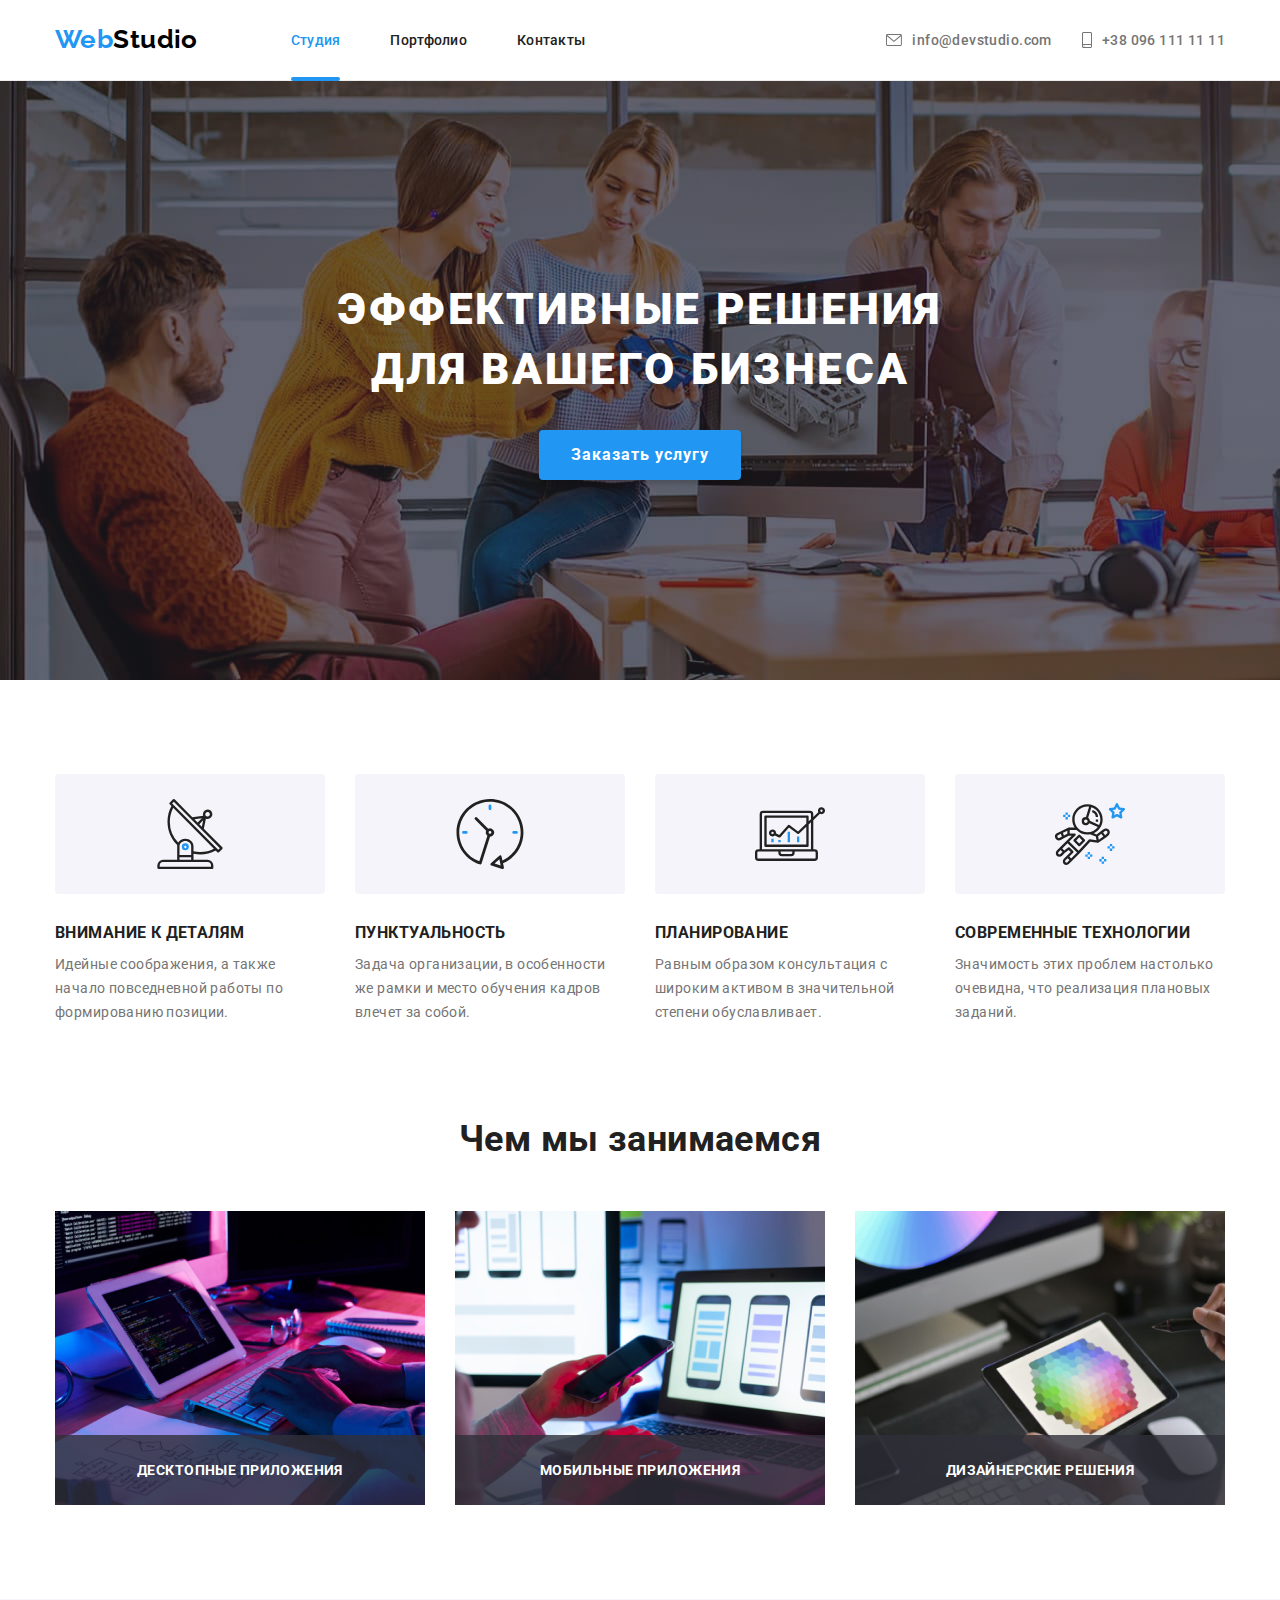
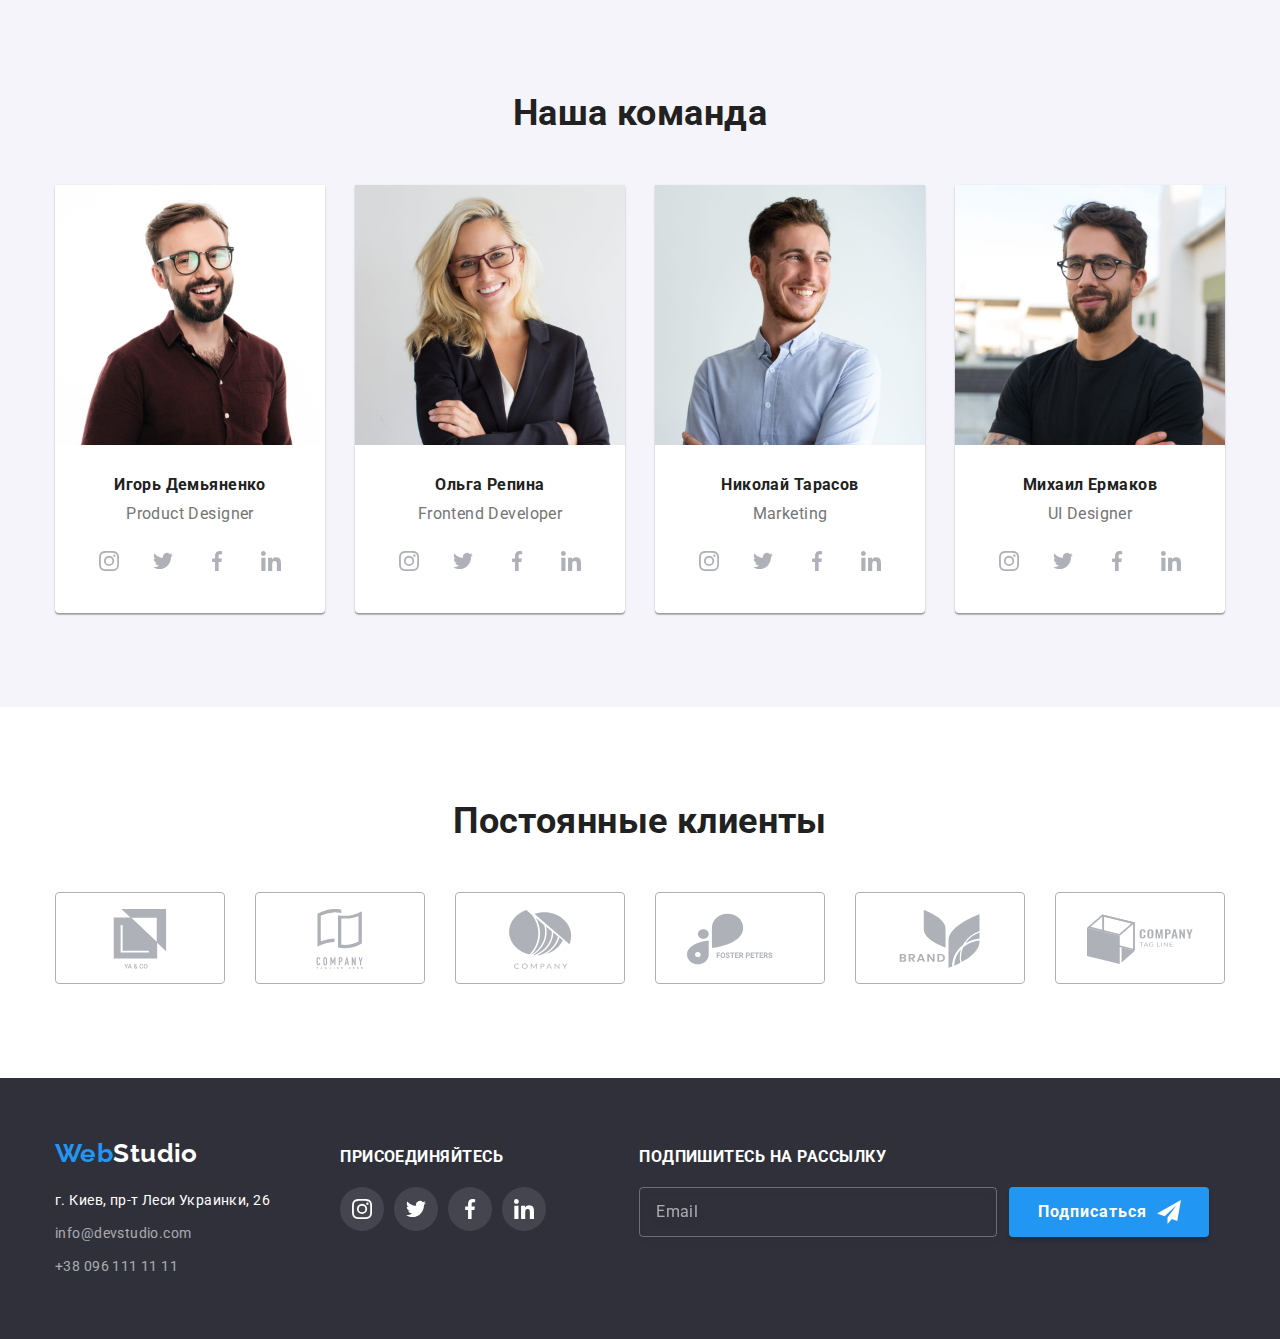
<file: index.html>
<!DOCTYPE html>
<html lang="ru">

<head>
    <meta charset="UTF-8">
    <meta http-equiv="X-UA-Compatible" content="IE=edge">
    <meta name="viewport" content="width=device-width, initial-scale=1.0">
    <title>Студия</title>
    <link rel="preconnect" href="https://fonts.gstatic.com">
    <link
        href="https://fonts.googleapis.com/css2?family=Raleway:wght@700&family=Roboto:wght@400;500;700;900&display=swap"
        rel="stylesheet">
    <link rel="stylesheet" href="./css/main.min.css">
</head>

<body>
    <header class="header">
        <div class="container">
            <nav class="header__nav">
                <a href="" class="logo logo--padding"><span class="logo__text">Web</span>Studio</a>
                <ul class="menu menu--margin">
                    <li class="menu__item">
                        <a href="./index.html" class="menu__link menu__link--position menu__link--color">Студия</a>
                    </li>
                    <li class="menu__item">
                        <a href="./portfolio.html" class="menu__link">Портфолио</a>
                    </li>
                    <li class="menu__item">
                        <a href="" class="menu__link">Контакты</a>
                    </li>
                </ul>
                <ul class="contacts contacts--margin">
                    <li class="contacts__item">
                        <a href="mailto:info@devstudio.com" class="contacts__link">
                            <svg class="contacts__icon" width="16" height="16">
                                <use href="./images/sprite.svg#envelope"></use>
                            </svg>
                            info@devstudio.com
                        </a>
                    </li>
                    <li class="contacts__item">
                        <a href="tel:+380961111111" class="contacts__link">
                            <svg class="contacts__icon" width="10" height="16">
                                <use href="./images/sprite.svg#smartphone"></use>
                            </svg>
                            +38 096 111 11 11
                        </a>
                    </li>
                </ul>
            </nav>
        </div>
    </header>
    <main>
        <section class="hero">
            <div class="container">
                <h1 class="hero__title">Эффективные решения для вашего бизнеса</h1>
                <button data-modal-open type="button" class="button button--hero">Заказать услугу</button>
            </div>
        </section>
        <section class="section">
            <div class="container">
                <h2 class="section__title section__title--hidden">Особенности</h2>
                <ul class="feature">
                    <li class="feature__item">
                        <div class="feature__svg">
                            <svg width="70" height="70">
                                <use href="./images/sprite.svg#antenna"></use>
                            </svg>
                        </div>
                        <h3 class="feature__title">Внимание к деталям</h3>
                        <p class="feature__paragraph">Идейные соображения, а также начало повседневной
                            работы по формированию позиции.</p>
                    </li>
                    <li class="feature__item">
                        <div class="feature__svg">
                            <svg width="70" height="70">
                                <use href="./images/sprite.svg#clock"></use>
                            </svg>
                        </div>
                        <h3 class="feature__title">Пунктуальность</h3>
                        <p class="feature__paragraph">Задача организации, в особенности же рамки и место
                            обучения кадров влечет за собой.</p>
                    </li>
                    <li class="feature__item">
                        <div class="feature__svg">
                            <svg width="70" height="70">
                                <use href="./images/sprite.svg#diagram"></use>
                            </svg>
                        </div>
                        <h3 class="feature__title">Планирование</h3>
                        <p class="feature__paragraph">Равным образом консультация с широким активом в
                            значительной степени обуславливает.</p>
                    </li>
                    <li class="feature__item">
                        <div class="feature__svg">
                            <svg width="70" height="70">
                                <use href="./images/sprite.svg#astronaut"></use>
                            </svg>
                        </div>
                        <h3 class="feature__title">Современные технологии</h3>
                        <p class="feature__paragraph">Значимость этих проблем настолько очевидна, что
                            реализация плановых заданий.</p>
                    </li>
                </ul>
            </div>
        </section>
        <section class="section section--nopaddingtop">
            <div class="container">
                <h2 class="section__title">Чем мы занимаемся</h2>
                <ul class="activity">
                    <li class="activity__item">
                        <img src="./images/box_1.jpg" alt="Product design and marketing" width="370">
                        <h3 class="activity__title">Десктопные приложения</h3>
                    </li>
                    <li class=" activity__item">
                        <img src="./images/box_2.jpg" alt="Frontend development" width="370">
                        <h3 class="activity__title">Мобильные приложения</h3>
                    </li>
                    <li class="activity__item">
                        <img src="./images/box_3.jpg" alt="UI Design" width="370">
                        <h3 class="activity__title">Дизайнерские решения</h3>
                    </li>
                </ul>
            </div>
        </section>
        <section class="section section--color">
            <div class="container">
                <h2 class="section__title">Наша команда</h2>
                <ul class="teams">
                    <li class="teams__item">
                        <div class="teams__img-block">
                            <img src="./images/person_1.jpg" alt="Игорь Демьяненко" width="270">
                        </div>
                        <div class="teams__content-block">
                            <h3 class="teams__item-title">Игорь Демьяненко</h3>
                            <p class="teams__item-text">Product Designer</p>
                            <ul class="social-icons">
                                <li class="social-icons__item">
                                    <a href="" class="social-icons__link">
                                        <svg class="social-icons__svg" width="20" height="20">
                                            <use href="./images/sprite.svg#instagram"></use>
                                        </svg>
                                    </a>
                                </li>
                                <li class="social-icons__item team__social-icons">
                                    <a href="" class="social-icons__link">
                                        <svg class="social-icons__svg" width="20" height="20">
                                            <use href="./images/sprite.svg#twitter"></use>
                                        </svg>
                                    </a>
                                </li>
                                <li class="social-icons__item team__social-icons">
                                    <a href="" class="social-icons__link">
                                        <svg class="social-icons__svg" width="20" height="20">
                                            <use href="./images/sprite.svg#facebook"></use>
                                        </svg>
                                    </a>
                                </li>
                                <li class="social-icons__item team__social-icons">
                                    <a href="" class="social-icons__link">
                                        <svg class="social-icons__svg" width="20" height="20">
                                            <use href="./images/sprite.svg#linkedin"></use>
                                        </svg>
                                    </a>
                                </li>
                            </ul>
                        </div>
                    </li>
                    <li class="teams__item">
                        <div class="teams__img-block">
                            <img src="./images/person_2.jpg" alt="Ольга Репина" width="270">
                        </div>
                        <div class="teams__content-block">
                            <h3 class="teams__item-title">Ольга Репина</h3>
                            <p class="teams__item-text">Frontend Developer</p>
                            <ul class="social-icons">
                                <li class="social-icons__item">
                                    <a href="" class="social-icons__link">
                                        <svg class="social-icons__svg" width="20" height="20">
                                            <use href="./images/sprite.svg#instagram"></use>
                                        </svg>
                                    </a>
                                </li>
                                <li class="social-icons__item team__social-icons">
                                    <a href="" class="social-icons__link">
                                        <svg class="social-icons__svg" width="20" height="20">
                                            <use href="./images/sprite.svg#twitter"></use>
                                        </svg>
                                    </a>
                                </li>
                                <li class="social-icons__item team__social-icons">
                                    <a href="" class="social-icons__link">
                                        <svg class="social-icons__svg" width="20" height="20">
                                            <use href="./images/sprite.svg#facebook"></use>
                                        </svg>
                                    </a>
                                </li>
                                <li class="social-icons__item team__social-icons">
                                    <a href="" class="social-icons__link">
                                        <svg class="social-icons__svg" width="20" height="20">
                                            <use href="./images/sprite.svg#linkedin"></use>
                                        </svg>
                                    </a>
                                </li>
                            </ul>
                        </div>
                    </li>
                    <li class="teams__item">
                        <div class="teams__img-block">
                            <img src="./images/person_3.jpg" alt="Николай Тарасов" width="270">
                        </div>
                        <div class="teams__content-block">
                            <h3 class="teams__item-title">Николай Тарасов</h3>
                            <p class="teams__item-text">Marketing</p>
                            <ul class="social-icons">
                                <li class="social-icons__item">
                                    <a href="" class="social-icons__link">
                                        <svg class="social-icons__svg" width="20" height="20">
                                            <use href="./images/sprite.svg#instagram"></use>
                                        </svg>
                                    </a>
                                </li>
                                <li class="social-icons__item team__social-icons">
                                    <a href="" class="social-icons__link">
                                        <svg class="social-icons__svg" width="20" height="20">
                                            <use href="./images/sprite.svg#twitter"></use>
                                        </svg>
                                    </a>
                                </li>
                                <li class="social-icons__item team__social-icons">
                                    <a href="" class="social-icons__link">
                                        <svg class="social-icons__svg" width="20" height="20">
                                            <use href="./images/sprite.svg#facebook"></use>
                                        </svg>
                                    </a>
                                </li>
                                <li class="social-icons__item team__social-icons">
                                    <a href="" class="social-icons__link">
                                        <svg class="social-icons__svg" width="20" height="20">
                                            <use href="./images/sprite.svg#linkedin"></use>
                                        </svg>
                                    </a>
                                </li>
                            </ul>
                        </div>
                    </li>
                    <li class="teams__item">
                        <div class="teams__img-block">
                            <img src="./images/person_4.jpg" alt="Михаил Ермаков" width="270">
                        </div>
                        <div class="teams__content-block">
                            <h3 class="teams__item-title">Михаил Ермаков</h3>
                            <p class="teams__item-text">UI Designer</p>
                            <ul class="social-icons">
                                <li class="social-icons__item">
                                    <a href="" class="social-icons__link">
                                        <svg class="social-icons__svg" width="20" height="20">
                                            <use href="./images/sprite.svg#instagram"></use>
                                        </svg>
                                    </a>
                                </li>
                                <li class="social-icons__item team__social-icons">
                                    <a href="" class="social-icons__link">
                                        <svg class="social-icons__svg" width="20" height="20">
                                            <use href="./images/sprite.svg#twitter"></use>
                                        </svg>
                                    </a>
                                </li>
                                <li class="social-icons__item team__social-icons">
                                    <a href="" class="social-icons__link">
                                        <svg class="social-icons__svg" width="20" height="20">
                                            <use href="./images/sprite.svg#facebook"></use>
                                        </svg>
                                    </a>
                                </li>
                                <li class="social-icons__item team__social-icons">
                                    <a href="" class="social-icons__link">
                                        <svg class="social-icons__svg" width="20" height="20">
                                            <use href="./images/sprite.svg#linkedin"></use>
                                        </svg>
                                    </a>
                                </li>
                            </ul>
                        </div>
                    </li>
                </ul>
            </div>
        </section>
        <section class="section">
            <div class="container">
                <h2 class="section__title">Постоянные клиенты</h2>
                <ul class="clients">
                    <li class="clients__item">
                        <a href="" class="clients__link">
                            <svg class="clients__icon" width="106" height="60">
                                <use href="./images/sprite.svg#icon1"></use>
                            </svg>
                        </a>
                    </li>
                    <li class="clients__item">
                        <a href="" class="clients__link">
                            <svg class="clients__icon" width="106" height="60">
                                <use href="./images/sprite.svg#icon2"></use>
                            </svg>
                        </a>
                    </li>
                    <li class="clients__item">
                        <a href="" class="clients__link">
                            <svg class="clients__icon" width="106" height="60">
                                <use href="./images/sprite.svg#icon3"></use>
                            </svg>
                        </a>
                    </li>
                    <li class="clients__item">
                        <a href="" class="clients__link">
                            <svg class="clients__icon" width="106" height="60">
                                <use href="./images/sprite.svg#icon4"></use>
                            </svg>
                        </a>
                    </li>
                    <li class="clients__item">
                        <a href="" class="clients__link">
                            <svg class="clients__icon" width="106" height="60">
                                <use href="./images/sprite.svg#icon5"></use>
                            </svg>
                        </a>
                    </li>
                    <li class="clients__item">
                        <a href="" class="clients__link">
                            <svg class="clients__icon" width="106" height="60">
                                <use href="./images/sprite.svg#icon6"></use>
                            </svg>
                        </a>
                    </li>
                </ul>
            </div>
        </section>
    </main>
    <footer class="footer">
        <div class="container">
            <div class="footer__wrap">
                <div class="footer__contacts-block">
                    <a href="" class="logo logo--mb-color"><span class="logo__text">Web</span>Studio</a>
                    <address class="address">
                        <ul class="address__list">
                            <li class="address__item">
                                <p>г. Киев, пр-т Леси Украинки, 26</p>
                            </li>
                            <li class="address__item address__item--mt">
                                <a href="mailto:info@devstudio.com" class="address__link">info@devstudio.com</a>
                            </li>
                            <li class="address__item address__item--mt">
                                <a href="tel:+380961111111" class="address__link">+38 096 111 11 11</a>
                            </li>
                        </ul>
                    </address>
                </div>
                <div class="footer__join-block">
                    <h3 class="footer__title">Присоединяйтесь</h3>
                    <ul class="social-icons social-icons--mt">
                        <li class="social-icons__item">
                            <a href="" class="social-icons__link social-icons__link--color">
                                <svg class="social-icons__svg" width="20" height="20">
                                    <use href="./images/sprite.svg#instagram"></use>
                                </svg>
                            </a>
                        </li>
                        <li class="social-icons__item social-icons__item--ml">
                            <a href="" class="social-icons__link social-icons__link--color">
                                <svg class="social-icons__svg" width="20" height="20">
                                    <use href="./images/sprite.svg#twitter"></use>
                                </svg>
                            </a>
                        </li>
                        <li class="social-icons__item social-icons__item--ml">
                            <a href="" class="social-icons__link social-icons__link--color">
                                <svg class="social-icons__svg" width="20" height="20">
                                    <use href="./images/sprite.svg#facebook"></use>
                                </svg>
                            </a>
                        </li>
                        <li class="social-icons__item social-icons__item--ml">
                            <a href="" class="social-icons__link social-icons__link--color">
                                <svg class="social-icons__svg" width="20" height="20">
                                    <use href="./images/sprite.svg#linkedin"></use>
                                </svg>
                            </a>
                        </li>
                    </ul>
                </div>
                <div class="footer__subscribe-block">
                    <h3 class="footer__title">Подпишитесь на рассылку</h3>
                    <form action="" method="GET" class="footer__form">
                        <input type="email" name="join-email" class="footer__form-input" placeholder="Email" required>
                        <button type="submit" class="button button--footer">Подписаться
                            <svg class="button__svg" width="24" height="24">
                                <use href="./images/icons.svg#icon-btn"></use>
                            </svg>
                        </button>
                    </form>
                </div>
            </div>
        </div>
    </footer>
    <!-- Modal -->
    <div class="modal is-hidden" data-modal="">
        <div class="modal__content">
            <button data-modal-close="" class="button-close">
                <svg class="button-close__svg">
                    <use href="./images/sprite.svg#close"></use>
                </svg>
            </button>
            <form name="form" class="modal__form">
                <p class="modal__form-title">Оставьте свои данные, мы вам перезвоним</p>
                <label class="modal__form-label">Имя
                    <span class="modal__form-wrap">
                        <input type="text" name="name" class="modal__form-input" required>
                        <svg class="modal__form-icon" width="18" height="18">
                            <use href="./images/icons.svg#icon-person-black"></use>
                        </svg>
                    </span>
                </label>
                <label class="modal__form-label">Телефон
                    <span class="modal__form-wrap">
                        <input type="tel" name="phone" class="modal__form-input" required>
                        <svg class="modal__form-icon" width="18" height="18">
                            <use href="./images/icons.svg#icon-phone-black"></use>
                        </svg>
                    </span>
                </label>
                <label class="modal__form-label">Почта
                    <span class="modal__form-wrap">
                        <input type="email" name="email" class="modal__form-input" required>
                        <svg class="modal__form-icon" width="18" height="18">
                            <use href="./images/icons.svg#icon-email-black"></use>
                        </svg>
                    </span>
                </label>
                <label class="modal__form-label modal__form-label--mb">Комментарий
                    <textarea name="comment-textarea" class="modal__form-textarea"
                        placeholder="Введите текст"></textarea>
                </label>
                <div class="modal__form-checkbox">
                    <input name="checkbox" type="checkbox" id="checkbox" class="modal__form-checkinput" required>
                    <label for="checkbox" class="modal__form-checklabel">
                        <svg class="modal__form-checkicon">
                            <use href="./images/icons.svg#icon-checkmark"></use>
                        </svg>
                        Соглашаюсь с рассылкой и принимаю <a href="" class="modal__form-link">Условия
                            договора</a>
                    </label>
                </div>
                <button type="submit" class="button button--modal">Отправить</button>
            </form>
        </div>
    </div>
    <script src="./js/modal.js"></script>
</body>

</html>
</file>
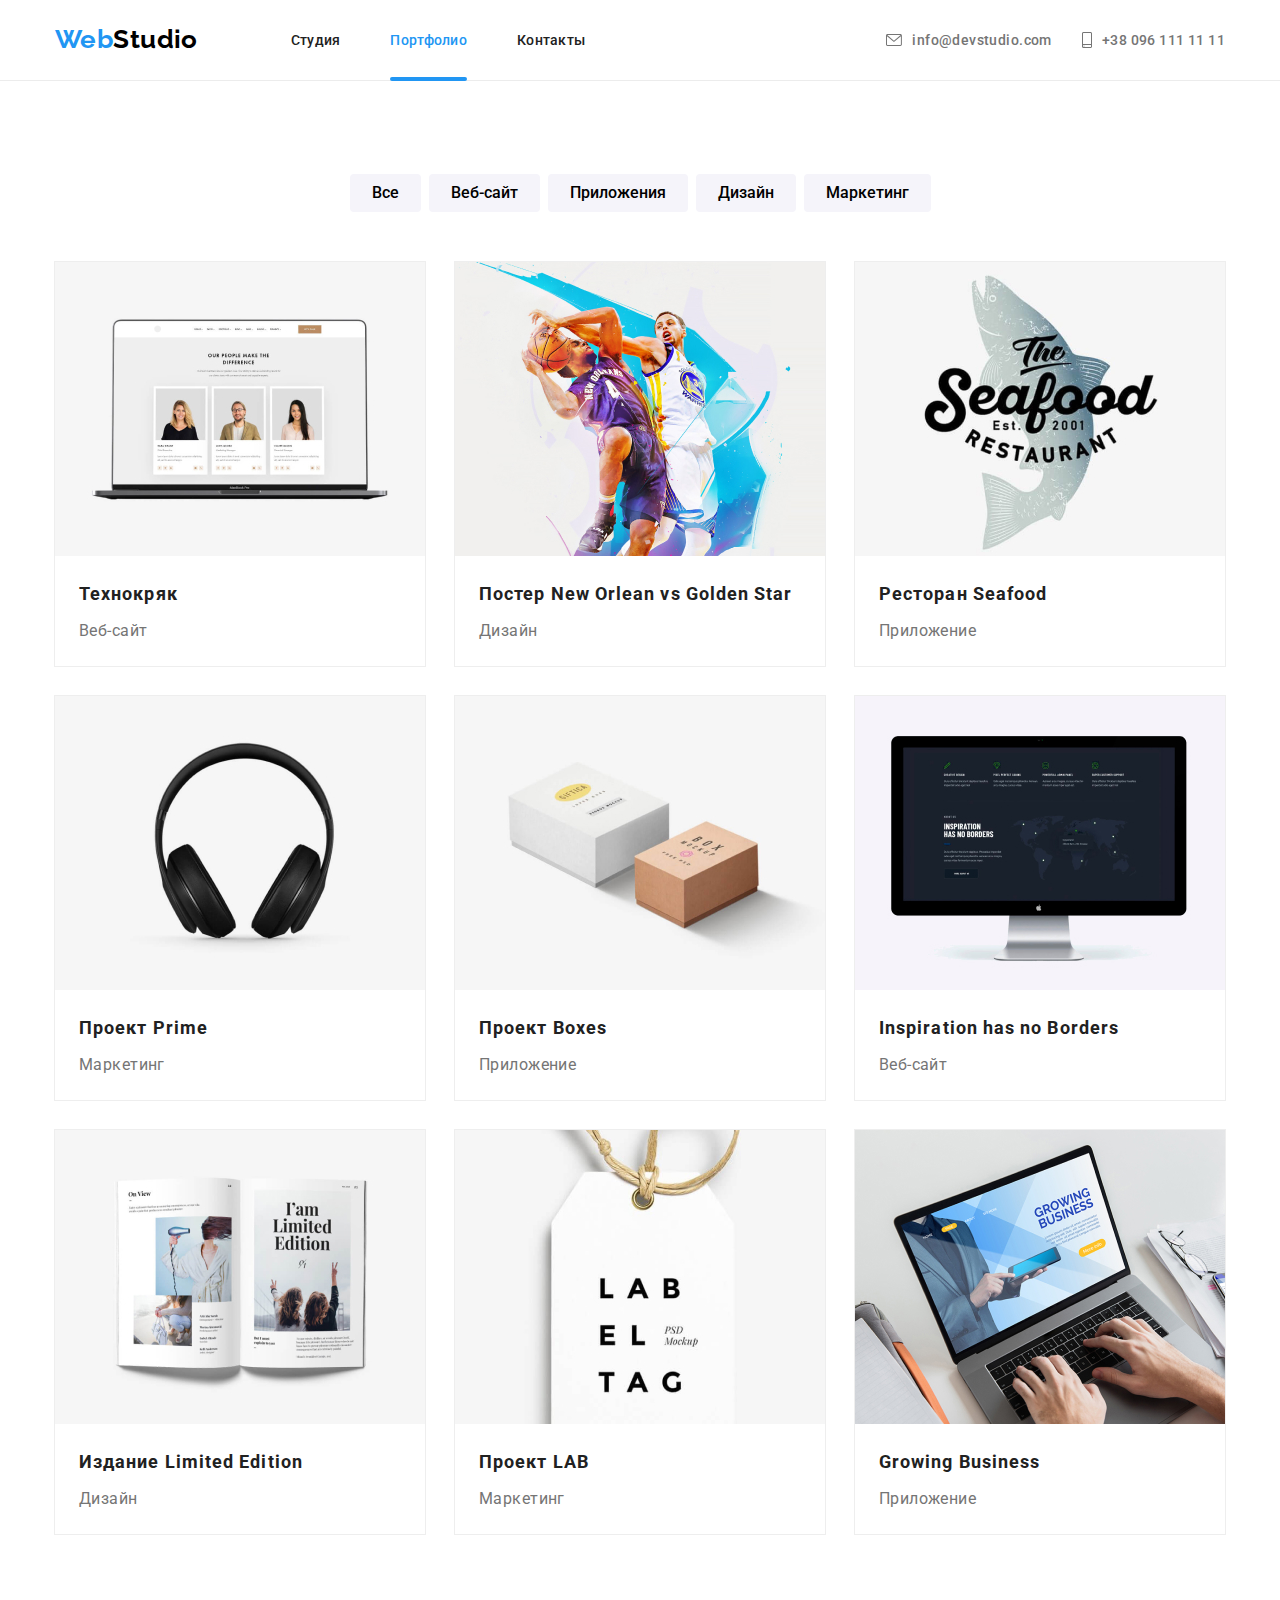
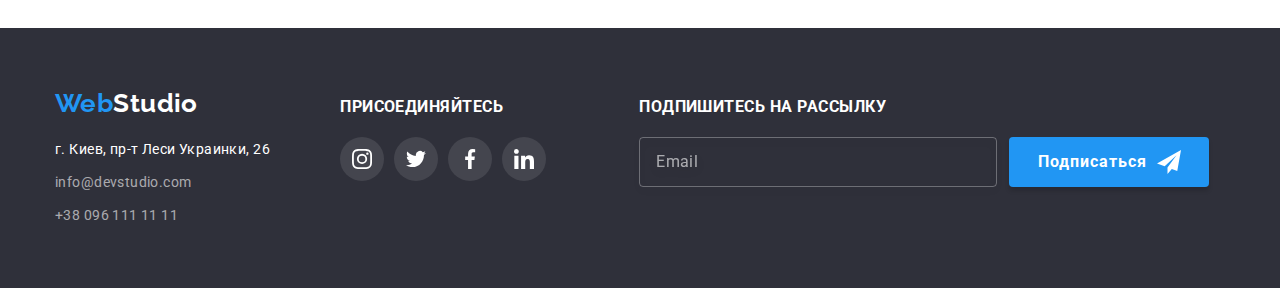
<file: portfolio.html>
<!DOCTYPE html>
<html lang="ru">

<head>
    <meta charset="UTF-8">
    <meta http-equiv="X-UA-Compatible" content="IE=edge">
    <meta name="viewport" content="width=device-width, initial-scale=1.0">
    <title>Портфолио</title>
    <link rel="preconnect" href="https://fonts.gstatic.com">
    <link
        href="https://fonts.googleapis.com/css2?family=Raleway:wght@700&family=Roboto:wght@400;500;700;900&display=swap"
        rel="stylesheet">
    <link rel="stylesheet" href="./css/main.min.css">
</head>

<body>
    <header class="header">
        <div class="container">
            <nav class="header__nav">
                <a href="" class="logo logo--padding"><span class="logo__text">Web</span>Studio</a>
                <ul class="menu menu--margin">
                    <li class="menu__item">
                        <a href="./index.html" class="menu__link">Студия</a>
                    </li>
                    <li class="menu__item">
                        <a href="./portfolio.html"
                            class="menu__link menu__link--position menu__link--color">Портфолио</a>
                    </li>
                    <li class="menu__item">
                        <a href="" class="menu__link">Контакты</a>
                    </li>
                </ul>
                <ul class="contacts contacts--margin">
                    <li class="contacts__item">
                        <a href="mailto:info@devstudio.com" class="contacts__link">
                            <svg class="contacts__icon" width="16" height="16">
                                <use href="./images/sprite.svg#envelope"></use>
                            </svg>
                            info@devstudio.com
                        </a>
                    </li>
                    <li class="contacts__item">
                        <a href="tel:+380961111111" class="contacts__link">
                            <svg class="contacts__icon" width="10" height="16">
                                <use href="./images/sprite.svg#smartphone"></use>
                            </svg>
                            +38 096 111 11 11
                        </a>
                    </li>
                </ul>
            </nav>
        </div>
    </header>
    <main>
        <section class="section">
            <div class="container">
                <h1 class="section__title section__title--hidden">Портфолио</h1>
                <ul class="btn-list">
                    <li class="btn-list__item btn-list__item--mr"><button type="button"
                            class="btn-list__button">Все</button></li>
                    <li class="btn-list__item btn-list__item--mr"><button type="button"
                            class="btn-list__button">Веб-сайт</button></li>
                    <li class="btn-list__item btn-list__item--mr"><button type="button"
                            class="btn-list__button">Приложения</button></li>
                    <li class="btn-list__item btn-list__item--mr"><button type="button"
                            class="btn-list__button">Дизайн</button></li>
                    <li class="btn-list__item"><button type="button" class="btn-list__button">Маркетинг</button></li>
                </ul>
                <ul class="cards-list">
                    <li class="cards-list__item">
                        <a class="cards-list__link" href="">
                            <div class="cards-list__img-block cards-list__img-block--overlay">
                                <img class="cards-list__img" src="./images/portfolio_1.jpg" alt="Technokryak"
                                    width="370">
                                <p class="cards-list__pop-up-text">Технокряк это современная площадка распространения
                                    коронавируса. Компании используют эту платформу для цифрового шпионажа и атак на
                                    защищённые сервера конкурентов.</p>
                            </div>
                            <div class="cards-list__content-block">
                                <h2 class="cards-list__title">Технокряк</h2>
                                <p class="cards-list__paragraph">Веб-сайт</p>
                            </div>
                        </a>
                    </li>
                    <li class="cards-list__item">
                        <a class="cards-list__link" href="">
                            <div class="cards-list__img-block cards-list__img-block--overlay">
                                <img class="cards-list__img" src="./images/portfolio_2.jpg"
                                    alt="Poster New Orlean vs Golden Star" width="370">
                                <p class="cards-list__pop-up-text">Технокряк это современная площадка распространения
                                    коронавируса. Компании используют эту платформу для цифрового шпионажа и атак на
                                    защищённые сервера конкурентов.</p>
                            </div>
                            <div class="cards-list__content-block">
                                <h2 class="cards-list__title">Постер New Orlean vs Golden Star</h2>
                                <p class="cards-list__paragraph">Дизайн</p>
                            </div>
                        </a>
                    </li>
                    <li class="cards-list__item">
                        <a href="" class="cards-list__link">
                            <div class="cards-list__img-block cards-list__img-block--overlay">
                                <img class="cards-list__img" src="./images/portfolio_3.jpg" alt="Restaurant Seafood"
                                    width="370">
                                <p class="cards-list__pop-up-text">Технокряк это современная площадка распространения
                                    коронавируса.
                                    Компании используют эту
                                    платформу для цифрового шпионажа и атак на защищённые сервера конкурентов.</p>
                            </div>
                            <div class="cards-list__content-block">
                                <h2 class="cards-list__title">Ресторан Seafood</h2>
                                <p class="cards-list__paragraph">Приложение</p>
                            </div>
                        </a>
                    </li>
                    <li class="cards-list__item">
                        <a href="" class="cards-list__link">
                            <div class="cards-list__img-block cards-list__img-block--overlay">
                                <img class="cards-list__img" src="./images/portfolio_4.jpg" alt="Project Prime"
                                    width="370">
                                <p class="cards-list__pop-up-text">Технокряк это современная площадка распространения
                                    коронавируса.
                                    Компании используют эту платформу для цифрового шпионажа и атак на защищённые
                                    сервера
                                    конкурентов.</p>
                            </div>
                            <div class="cards-list__content-block">
                                <h2 class="cards-list__title">Проект Prime</h2>
                                <p class="cards-list__paragraph">Маркетинг</p>
                            </div>
                        </a>
                    </li>
                    <li class="cards-list__item">
                        <a href="" class="cards-list__link">
                            <div class="cards-list__img-block cards-list__img-block--overlay">
                                <img class="cards-list__img" src="./images/portfolio_5.jpg" alt="Project Boxes"
                                    width="370">
                                <p class="cards-list__pop-up-text">Технокряк это современная площадка распространения
                                    коронавируса.
                                    Компании используют эту платформу для цифрового шпионажа и атак на защищённые
                                    сервера
                                    конкурентов.</p>
                            </div>
                            <div class="cards-list__content-block">
                                <h2 class="cards-list__title">Проект Boxes</h2>
                                <p class="cards-list__paragraph">Приложение</p>
                            </div>
                        </a>
                    </li>
                    <li class="cards-list__item">
                        <a href="" class="cards-list__link">
                            <div class="cards-list__img-block cards-list__img-block--overlay">
                                <img class="cards-list__img" src="./images/portfolio_6.jpg"
                                    alt="Inspiration has no Borders" width="370">
                                <p class="cards-list__pop-up-text">Технокряк это современная площадка распространения
                                    коронавируса.
                                    Компании используют эту
                                    платформу для цифрового шпионажа и атак на защищённые сервера конкурентов.</p>
                            </div>
                            <div class="cards-list__content-block">
                                <h2 class="cards-list__title">Inspiration has no Borders</h2>
                                <p class="cards-list__paragraph">Веб-сайт</p>
                            </div>
                        </a>
                    </li>
                    <li class="cards-list__item">
                        <a href="" class="cards-list__link">
                            <div class="cards-list__img-block cards-list__img-block--overlay">
                                <img class="cards-list__img" src="./images/portfolio_7.jpg"
                                    alt="Edition Limited Edition" width="370">
                                <p class="cards-list__pop-up-text">Технокряк это современная площадка распространения
                                    коронавируса.
                                    Компании используют эту
                                    платформу для цифрового шпионажа и атак на защищённые сервера конкурентов.</p>
                            </div>
                            <div class="cards-list__content-block">
                                <h2 class="cards-list__title">Издание Limited Edition</h2>
                                <p class="cards-list__paragraph">Дизайн</p>
                            </div>
                        </a>
                    </li>
                    <li class="cards-list__item">
                        <a href="" class="cards-list__link">
                            <div class="cards-list__img-block cards-list__img-block--overlay">
                                <img class="cards-list__img" src="./images/portfolio_8.jpg" alt="Project LAB"
                                    width="370">
                                <p class="cards-list__pop-up-text">Технокряк это современная площадка распространения
                                    коронавируса.
                                    Компании используют эту
                                    платформу для цифрового шпионажа и атак на защищённые сервера конкурентов.</p>
                            </div>
                            <div class="cards-list__content-block">
                                <h2 class="cards-list__title">Проект LAB</h2>
                                <p class="cards-list__paragraph">Маркетинг</p>
                            </div>
                        </a>
                    </li>
                    <li class="cards-list__item">
                        <a href="" class="cards-list__link">
                            <div class="cards-list__img-block cards-list__img-block--overlay">
                                <img class="cards-list__img" src="./images/portfolio_9.jpg" alt="Growing Business"
                                    width="370">
                                <p class="cards-list__pop-up-text">Технокряк это современная площадка распространения
                                    коронавируса.
                                    Компании используют эту
                                    платформу для цифрового шпионажа и атак на защищённые сервера конкурентов.</p>
                            </div>
                            <div class="cards-list__content-block">
                                <h2 class="cards-list__title">Growing Business</h2>
                                <p class="cards-list__paragraph">Приложение</p>
                            </div>
                        </a>
                    </li>
                </ul>
            </div>
        </section>
    </main>
    <footer class="footer">
        <div class="container">
            <div class="footer__wrap">
                <div class="footer__contacts-block">
                    <a href="" class="logo logo--mb-color"><span class="logo__text">Web</span>Studio</a>
                    <address class="address">
                        <ul class="address__list">
                            <li class="address__item">
                                <p>г. Киев, пр-т Леси Украинки, 26</p>
                            </li>
                            <li class="address__item address__item--mt">
                                <a href="mailto:info@devstudio.com" class="address__link">info@devstudio.com</a>
                            </li>
                            <li class="address__item address__item--mt">
                                <a href="tel:+380961111111" class="address__link">+38 096 111 11 11</a>
                            </li>
                        </ul>
                    </address>
                </div>
                <div class="footer__join-block">
                    <h3 class="footer__title">Присоединяйтесь</h3>
                    <ul class="social-icons social-icons--mt">
                        <li class="social-icons__item">
                            <a href="" class="social-icons__link social-icons__link--color">
                                <svg class="social-icons__svg" width="20" height="20">
                                    <use href="./images/sprite.svg#instagram"></use>
                                </svg>
                            </a>
                        </li>
                        <li class="social-icons__item social-icons__item--ml">
                            <a href="" class="social-icons__link social-icons__link--color">
                                <svg class="social-icons__svg" width="20" height="20">
                                    <use href="./images/sprite.svg#twitter"></use>
                                </svg>
                            </a>
                        </li>
                        <li class="social-icons__item social-icons__item--ml">
                            <a href="" class="social-icons__link social-icons__link--color">
                                <svg class="social-icons__svg" width="20" height="20">
                                    <use href="./images/sprite.svg#facebook"></use>
                                </svg>
                            </a>
                        </li>
                        <li class="social-icons__item social-icons__item--ml">
                            <a href="" class="social-icons__link social-icons__link--color">
                                <svg class="social-icons__svg" width="20" height="20">
                                    <use href="./images/sprite.svg#linkedin"></use>
                                </svg>
                            </a>
                        </li>
                    </ul>
                </div>
                <div class="footer__subscribe-block">
                    <h3 class="footer__title">Подпишитесь на рассылку</h3>
                    <form action="" method="GET" class="footer__form">
                        <input type="email" name="join-email" class="footer__form-input" placeholder="Email" required>
                        <button type="submit" class="button button--footer">Подписаться
                            <svg class="button__svg" width="24" height="24">
                                <use href="./images/icons.svg#icon-btn"></use>
                            </svg>
                        </button>
                    </form>
                </div>
            </div>
        </div>
    </footer>
</body>

</html>
</file>
<file: css/main.min.css>
/*! modern-normalize v1.1.0 | MIT License | https://github.com/sindresorhus/modern-normalize */*,::before,::after{box-sizing:border-box;margin:0;padding:0}html{line-height:1.15;-webkit-text-size-adjust:100%;-moz-tab-size:4;tab-size:4}body{margin:0;font-family:system-ui,-apple-system,"Segoe UI",Roboto,Helvetica,Arial,sans-serif,"Apple Color Emoji","Segoe UI Emoji"}hr{height:0;color:inherit}abbr[title]{text-decoration:underline dotted}b,strong{font-weight:bolder}code,kbd,samp,pre{font-family:ui-monospace, SFMono-Regular, Consolas, "Liberation Mono", Menlo, monospace;font-size:1em}small{font-size:80%}sub,sup{font-size:75%;line-height:0;position:relative;vertical-align:baseline}sub{bottom:-0.25em}sup{top:-0.5em}table{text-indent:0;border-color:inherit}button,input,optgroup,select,textarea{font-family:inherit;font-size:100%;line-height:1.15;margin:0}button,select{text-transform:none}button,[type="button"],[type="reset"],[type="submit"]{-webkit-appearance:button}::-moz-focus-inner{border-style:none;padding:0}:-moz-focusring{outline:1px dotted ButtonText}:-moz-ui-invalid{box-shadow:none}legend{padding:0}progress{vertical-align:baseline}::-webkit-inner-spin-button,::-webkit-outer-spin-button{height:auto}[type="search"]{-webkit-appearance:textfield;outline-offset:-2px}::-webkit-search-decoration{-webkit-appearance:none}::-webkit-file-upload-button{-webkit-appearance:button;font:inherit}summary{display:list-item}ul{list-style:none}a{text-decoration:none}button{border:0;cursor:pointer}body{font-family:Roboto,sans-serif;font-size:14px;color:#212121;letter-spacing:0.03em}.container{width:1200px;padding:0 15px;margin:0 auto}img{display:block;max-width:100%;height:auto}.button{font-size:16px;font-weight:700;line-height:1.875;letter-spacing:0.06em;color:#fff}.section__title{font-weight:700;font-size:36px;line-height:1.166;text-align:center}.section__title--hidden,.modal__form-checkinput{position:absolute;width:1px;height:1px;margin:-1px;padding:0;overflow:hidden;border:0;clip:rect(0 0 0 0)}.button{box-shadow:0px 4px 4px rgba(0,0,0,0.15);background-color:#2196f3;border-radius:4px;transition:background-color 250ms cubic-bezier(0.4, 0, 0.2, 1)}.button:hover,.button:focus{background-color:#188ce8}.button__svg{margin-left:10px}.button--hero{margin-top:30px;padding:10px 32px}.button--footer{margin-left:12px;padding:10px 28px 10px 29px;display:inline-flex;align-items:center;vertical-align:bottom}.button--modal{margin:0 auto;width:200px;height:50px}.header{outline:1px solid #ececec}.header__nav{display:flex;align-items:center}.logo{display:inline-block;font-family:Raleway,sans-serif;font-size:26px;font-weight:700;line-height:1.174;color:#000}.logo--padding{padding-top:24px;padding-bottom:25px}.logo--mb-color{margin-bottom:20px;color:#fff}.logo__text{color:#2196f3}.menu{display:flex}.menu--margin{margin-left:93px}.menu__item{position:relative}.menu .menu__item+.menu__item{margin-left:50px}.menu__link{display:block;padding:32px 0;color:inherit;font-weight:500;line-height:1.143;letter-spacing:0.02em;transition:color 250ms cubic-bezier(0.4, 0, 0.2, 1)}.menu__link:hover,.menu__link:focus{color:#2196f3}.menu__link--color{color:#2196f3}.menu__link--position::after{position:absolute;bottom:-1px;left:0;content:"";width:100%;border:2px solid #2196f3;border-radius:2px}.contacts{display:flex}.contacts--margin{margin-left:auto}.contacts .contacts__item+.contacts__item{margin-left:30px}.contacts__link{display:inline-flex;padding:32px 0;font-family:inherit;font-style:normal;font-weight:500;line-height:1.143;color:#757575;transition:color 250ms cubic-bezier(0.4, 0, 0.2, 1)}.contacts__link:hover,.contacts__link:focus{color:#2196f3}.contacts__icon{margin-right:10px;fill:currentColor;transition:fill 250ms cubic-bezier(0.4, 0, 0.2, 1)}.contacts__icon:hover,.contacts__icon:focus{fill:currentColor}.hero{padding-top:200px;padding-bottom:200px;background-color:#2f303a;text-align:center;background-image:linear-gradient(rgba(47,48,58,0.4), rgba(47,48,58,0.4)),url(../images/hero_bg.jpg);background-repeat:no-repeat;background-size:cover}.hero__title{width:696px;margin:0 auto;font-weight:900;font-size:44px;line-height:1.363;text-align:center;letter-spacing:0.06em;text-transform:uppercase;color:#fff}.section{padding:94px 0}.section--nopaddingtop{padding-top:0}.section--color{background-color:#f5f4fa}.section__title{margin-bottom:50px}.feature{display:flex}.feature__item{width:270px}.feature .feature__item+.feature__item{margin-left:30px}.feature__svg{display:flex;justify-content:center;padding:25px 0;margin-bottom:30px;background:#f5f4fa;border-radius:4px}.feature__title{margin-bottom:10px;font-weight:700;line-height:1.143;text-transform:uppercase}.feature__paragraph{line-height:1.714;color:#757575}.activity{display:flex}.activity__item{position:relative}.activity .activity__item+.activity__item{margin-left:30px}.activity__title{position:absolute;bottom:0;left:0;display:flex;justify-content:center;align-items:center;width:370px;text-transform:uppercase;font-weight:bold;font-size:14px;line-height:1.143;letter-spacing:0.03em;color:#fff;background-color:rgba(47,48,58,0.8);padding:27px 0}.teams{display:flex;flex-wrap:wrap;margin-left:calc(-1 * 30px)}.teams__item{margin-left:30px;flex-basis:calc(100% / 4 - 30px);background:#fff;box-shadow:0px 1px 3px rgba(0,0,0,0.12),0px 1px 1px rgba(0,0,0,0.14),0px 2px 1px rgba(0,0,0,0.2);border-radius:0px 0px 4px 4px}.teams__content-block{padding-top:30px;padding-bottom:30px}.teams__item-title{margin-bottom:10px;font-size:16px;line-height:1.187;text-align:center;font-weight:700}.teams__item-text{margin-bottom:16px;color:#757575;font-size:16px;line-height:1.187;text-align:center}.team__social-icons{margin-left:10px}.social-icons{display:flex;justify-content:center}.social-icons--mt{margin-top:20px}.social-icons__link{width:44px;height:44px;display:flex;justify-content:center;align-items:center;border-radius:50%;color:#afb1b8;transition:background-color 250ms cubic-bezier(0.4, 0, 0.2, 1),250ms cubic-bezier(0.4, 0, 0.2, 1)}.social-icons__link:hover,.social-icons__link:focus{color:#fff;background-color:#2196f3}.social-icons__link--color{background-color:rgba(255,255,255,0.1);color:#fff}.social-icons__svg{fill:currentColor;transition:fill 250ms cubic-bezier(0.4, 0, 0.2, 1)}.social-icons__svg:hover{fill:currentColor}.social-icons__item--ml{margin-left:10px}.clients{display:flex;flex-wrap:wrap;margin-left:calc(-1 * 30px)}.clients__item{flex-basis:calc(100% / 6 - 30px);margin-left:30px}.clients__link{display:flex;justify-content:center;padding:16px 0;width:170px;height:92px;border:1px solid #afb1b8;border-radius:4px;color:#afb1b8;transition:border 250ms cubic-bezier(0.4, 0, 0.2, 1)}.clients__link:hover,.clients__link:focus{color:#2196f3;border:1px solid #2196f3}.clients__icon{fill:currentColor;transition:fill 250ms cubic-bezier(0.4, 0, 0.2, 1)}.clients__icon:hover,.clients__icon:focus{fill:currentColor}.footer{padding-top:60px;padding-bottom:60px;background-color:#2f303a;color:#fff}.footer__wrap{display:flex;align-items:baseline}.address{font-style:normal;line-height:1.714}.address__link{color:rgba(255,255,255,0.6)}.address__item--mt{margin-top:9px}.footer__join-block{width:206px;margin-left:70px}.footer__subscribe-block{margin-left:93px;width:581px}.footer__title{line-height:1.143;letter-spacing:0.03em;text-transform:uppercase}.footer__form{display:flex;margin-top:20px}.footer__form-input{padding-left:16px;padding-top:15px;padding-bottom:15px;vertical-align:bottom;width:358px;height:50px;color:#fff;border:1px solid rgba(255,255,255,0.3);background-color:transparent;filter:drop-shadow(0px 4px 4px rgba(0,0,0,0.15));border-radius:4px;cursor:pointer}.footer__form-input::placeholder{font-size:16px;line-height:1.25;letter-spacing:0.03em;color:rgba(255,255,255,0.6)}.modal{position:fixed;top:0;left:0;width:100%;height:100%;background:rgba(0,0,0,0.2)}.modal.is-hidden{opacity:0;pointer-events:none}.modal__content{position:absolute;top:50%;left:50%;transform:translate(-50%, -50%);width:528px;height:581px;background-color:#fff;transition:transform 250ms cubic-bezier(0.4, 0, 0.2, 1)}.button-close{position:absolute;right:8px;top:8px;display:flex;justify-content:center;align-items:center;width:30px;height:30px;border-radius:50%;background:#fff;border:1px solid rgba(0,0,0,0.1);cursor:pointer;transition:border-color 250ms cubic-bezier(0.4, 0, 0.2, 1),color 250ms cubic-bezier(0.4, 0, 0.2, 1)}.button-close:hover,.button-close:focus{border-color:rgba(0,0,0,0.1);color:#2196f3}.button-close__svg{width:11px;height:11px;fill:currentColor}.modal__form{padding:40px;display:flex;flex-direction:column}.modal__form-title{margin-bottom:12px;font-weight:700;font-size:20px;line-height:1.15;letter-spacing:0.03em}.modal__form-label{margin-bottom:10px;font-size:12px;line-height:1.166;letter-spacing:0.01em;color:#757575}.modal__form-label.modal__form-label--mb{margin-bottom:20px}.modal__form-wrap{position:relative;display:block;margin-top:4px}.modal__form-input{padding-left:42px;width:100%;height:40px;border:1px solid rgba(33,33,33,0.2);outline:none;border-radius:4px;cursor:pointer;transition:border 250ms cubic-bezier(0.4, 0, 0.2, 1)}.modal__form-input:focus{border:1px solid #2196f3}.modal__form-icon{position:absolute;top:50%;left:12px;display:flex;justify-content:center;align-items:center;transform:translateY(-50%);transition:fill 250ms cubic-bezier(0.4, 0, 0.2, 1)}.modal__form-input:focus+.modal__form-icon{fill:#2196f3}.modal__form-textarea{padding:12px 16px;margin-top:4px;width:100%;height:120px;border:1px solid rgba(33,33,33,0.2);border-radius:4px;resize:none;outline:none;cursor:pointer;transition:border-color 250ms cubic-bezier(0.4, 0, 0.2, 1)}.modal__form-textarea:focus{border-color:#2196f3}.modal__form-textarea::placeholder{font-size:12px;line-height:1.166;letter-spacing:0.01em;color:rgba(117,117,117,0.5)}.modal__form-checkbox{display:flex;justify-content:center;align-items:center;margin-bottom:30px}.modal__form-checklabel{font-size:14px;line-height:1.714;letter-spacing:0.03em;color:var(--grey-color);cursor:pointer}.modal__form-checkicon{display:inline-block;width:16px;height:15px;border:2px solid #212121;border-radius:4px;vertical-align:middle;fill:#fff;transition:border-color 250ms cubic-bezier(0.4, 0, 0.2, 1)}.modal__form-checkinput:checked+* .modal__form-checkicon{background-color:#2196f3;background-size:contain;background-origin:border-box;border-color:#2196f3}.modal__form-checkinput:focus,.modal__form-checkinput:hover{background-color:#2196f3;background-size:contain;background-origin:border-box;border-color:#2196f3}.modal__form-link{color:#2196f3;text-decoration:underline}.btn-list{display:flex;justify-content:center;margin-bottom:50px}.btn-list__item--mr{margin-right:8px}.btn-list__button{padding:6px 22px;font-family:inherit;font-size:16px;line-height:1.625;font-weight:500;background-color:#f5f4fa;border-radius:4px;transition:background-color 250ms cubic-bezier(0.4, 0, 0.2, 1),box-shadow 250ms cubic-bezier(0.4, 0, 0.2, 1),color 250ms cubic-bezier(0.4, 0, 0.2, 1)}.btn-list__button:hover,.btn-list__button:focus{color:#fff;background-color:#2196f3;box-shadow:0px 3px 1px rgba(0,0,0,0.1),0px 1px 2px rgba(0,0,0,0.08),0px 2px 2px rgba(0,0,0,0.12)}.cards-list{display:flex;flex-wrap:wrap;margin-left:calc(-1 * 30px);margin-bottom:calc(-1 * 30px)}.cards-list__item{flex-basis:calc(100% / 3 - 30px);margin-left:30px;margin-bottom:30px;outline:1px solid #eeeeee}.cards-list__link{display:block;transition:box-shadow 250ms cubic-bezier(0.4, 0, 0.2, 1),transform 250ms cubic-bezier(0.4, 0, 0.2, 1)}.cards-list__link:hover,.cards-list__link:focus{box-shadow:0px 1px 1px rgba(0,0,0,0.12),0px 4px 4px rgba(0,0,0,0.06),1px 4px 6px rgba(0,0,0,0.16);cursor:pointer}.cards-list__img-block .cards-list__img{width:100%}.cards-list__content-block{padding:20px 24px}.cards-list__img-block--overlay{position:relative;overflow:hidden}.cards-list__pop-up-text{position:absolute;top:0;width:100%;height:100%;display:flex;justify-content:center;align-items:center;padding-left:24px;padding-right:24px;font-size:18px;line-height:1.555;color:#fff;background-color:rgba(33,150,243,0.9);transform:translateY(100%);transition:transform 250ms cubic-bezier(0.4, 0, 0.2, 1)}.cards-list__link:hover .cards-list__pop-up-text,.cards-list__link:focus .cards-list__pop-up-text{transform:translateY(0)}.cards-list__title{margin-bottom:4px;color:#212121;font-weight:700;font-size:18px;line-height:2;letter-spacing:0.06em}.cards-list__paragraph{font-size:16px;line-height:1.875;color:#757575}
/*# sourceMappingURL=main.min.css.map */
</file>
